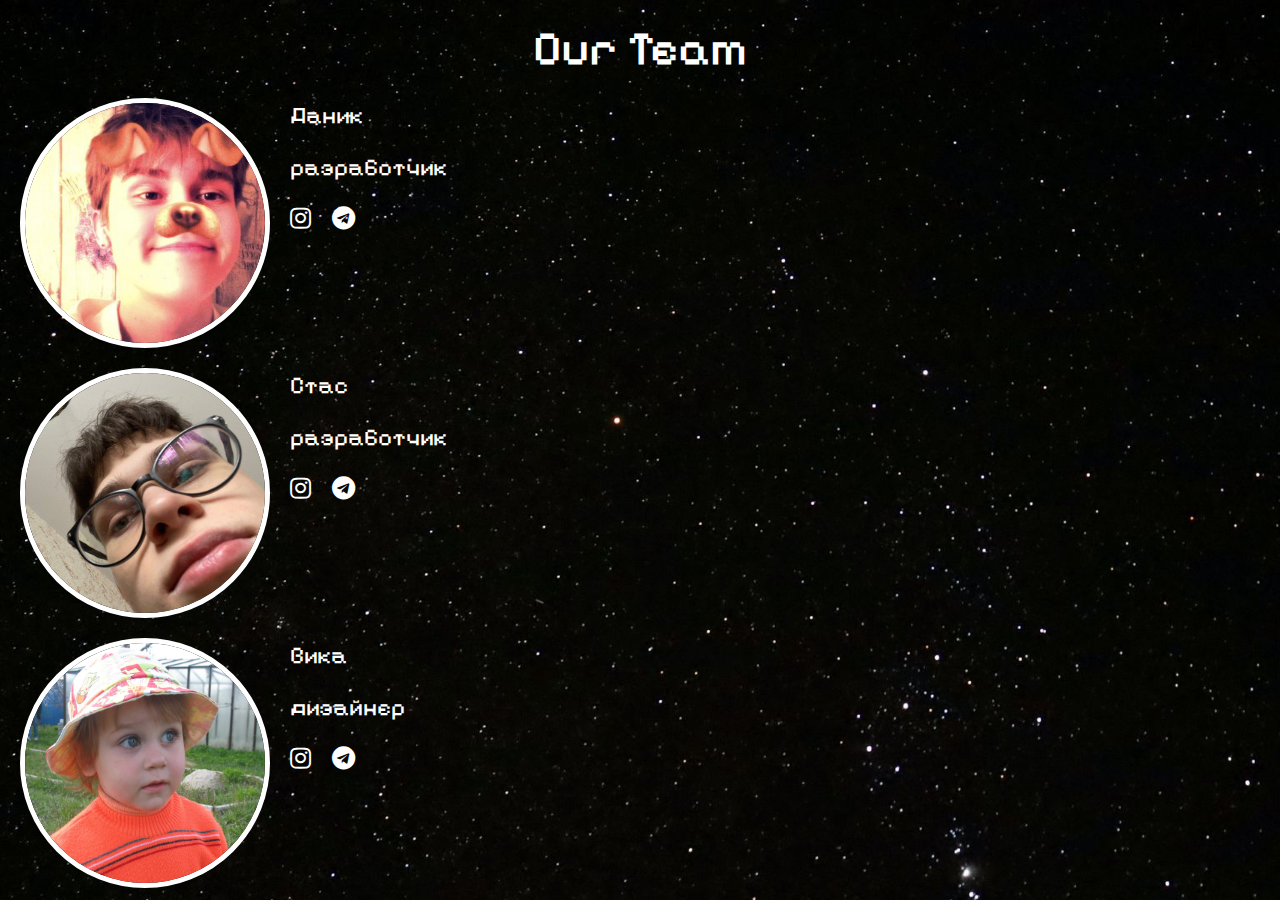
<file: about.html>
<!DOCTYPE html>
<html lang="ru">
<head>
    <meta charset="UTF-8">
    <meta name="viewport" content="width=device-width, initial-scale=1.0">
    <title>Our Team</title>
    <link rel="stylesheet" href="https://stackpath.bootstrapcdn.com/bootstrap/4.5.2/css/bootstrap.min.css">
    <link rel="stylesheet" href="https://cdnjs.cloudflare.com/ajax/libs/font-awesome/5.15.4/css/all.min.css">
    <link href="https://fonts.googleapis.com/css2?family=Pixelify+Sans&display=swap" rel="stylesheet">
    <link rel="stylesheet" href="css/style-about.css">
</head>
<body>
    <div class="contacts-background">
        <h1>Our Team</h1>
        <div class="team-row">
            <div class="team-photo-container">
                <img src="./images/danik.jpeg" alt="Danik">
                <div class="photo-text">
                    <p>Даник</p>
                    <p>разработчик</p>
                    <div class="icon-links">
                        <a href="https://www.instagram.com/dktheshy/" class="text-white mr-3"><i class="fab fa-instagram"></i></a>
                        <a href="https://t.me/dktheshy" class="text-white"><i class="fab fa-telegram"></i></a>
                    </div>
                </div>
            </div>
            <div class="team-photo-container">
                <img src="./images/stas.jpeg" alt="Stas">
                <div class="photo-text">
                    <p>Стас</p>
                    <p>разработчик</p>
                    <div class="icon-links">
                        <a href="https://www.instagram.com/icbvj/" class="text-white mr-3"><i class="fab fa-instagram"></i></a>
                        <a href="https://t.me/silkfinik" class="text-white"><i class="fab fa-telegram"></i></a>
                    </div>
                </div>
            </div>
        </div>
        <div class="team-row">
            <div class="team-photo-container">
                <img src="./images/vika.jpeg" alt="Vika">
                <div class="photo-text">
                    <p>Вика</p>
                    <p>дизайнер</p>
                    <div class="icon-links">
                        <a href="https://www.instagram.com/vv.tori.a/" class="text-white mr-3"><i class="fab fa-instagram"></i></a>
                        <a href="https://t.me/vv_tori_a" class="text-white"><i class="fab fa-telegram"></i></a>
                    </div>
                </div>
            </div>
            <div class="team-photo-container">
                <img src="./images/kirill.jpeg" alt="Kirill">
                <div class="photo-text">
                    <p>Кирилл</p>
                    <p>разработчик</p>
                    <div class="icon-links">
                        <a href="https://www.instagram.com/kirilldrozhzha/" class="text-white mr-3"><i class="fab fa-instagram"></i></a>
                        <a href="https://t.me/Kirofeed" class="text-white"><i class="fab fa-telegram"></i></a>
                    </div>
                </div>
            </div>
        </div>
    </div>
    <script src="https://code.jquery.com/jquery-3.5.1.slim.min.js"></script>
    <script src="https://cdn.jsdelivr.net/npm/@popperjs/core@2.9.2/dist/umd/popper.min.js"></script>
    <script src="https://stackpath.bootstrapcdn.com/bootstrap/4.5.2/js/bootstrap.min.js"></script>
</body>
</html>
</file>
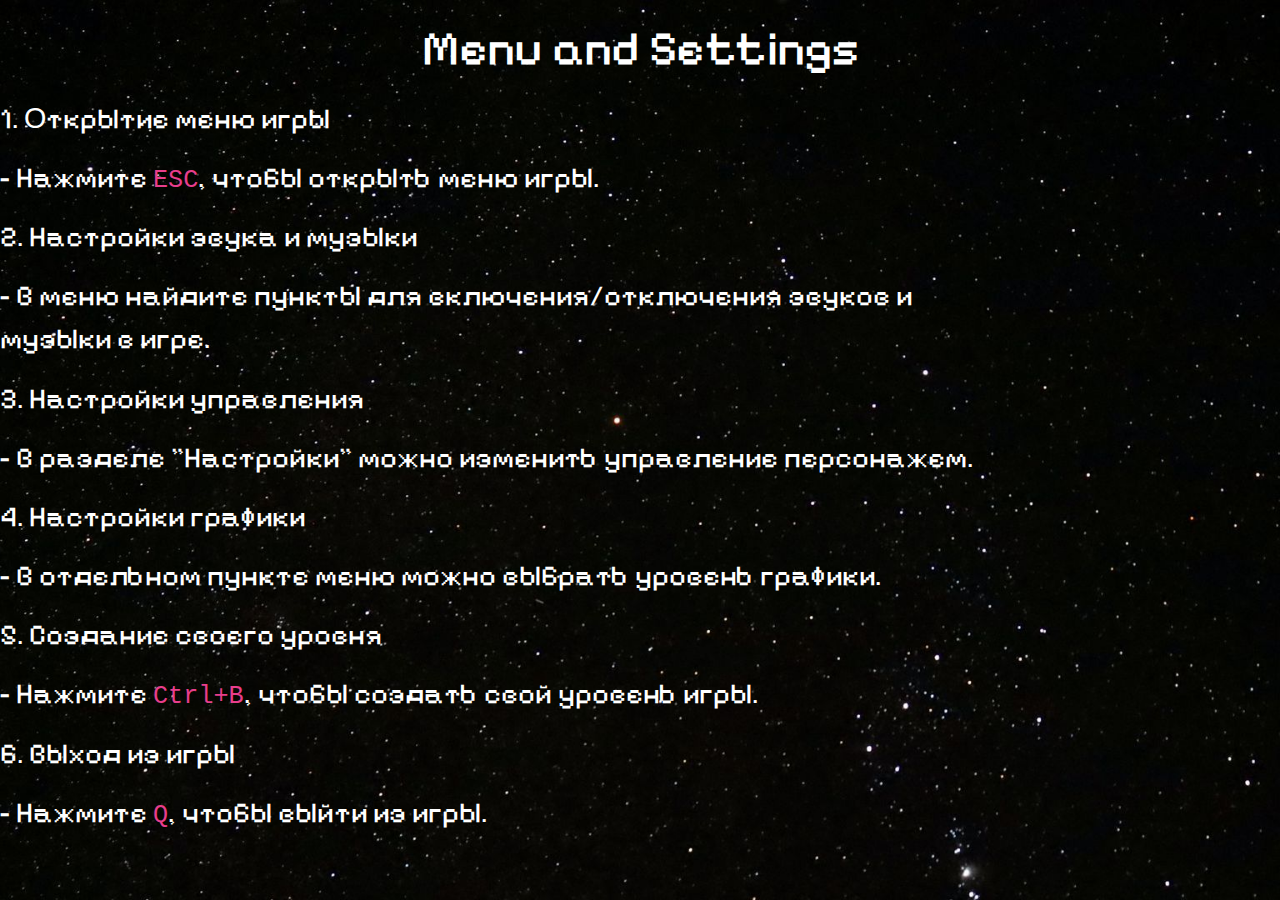
<file: controls.html>
<!DOCTYPE html>
<html lang="ru">
<head>
    <meta charset="UTF-8">
    <meta name="viewport" content="width=device-width, initial-scale=1.0">
    <title>Menu and Settings</title>
    <link rel="stylesheet" href="https://stackpath.bootstrapcdn.com/bootstrap/4.5.2/css/bootstrap.min.css">
    <link rel="stylesheet" href="https://cdnjs.cloudflare.com/ajax/libs/font-awesome/5.15.4/css/all.min.css">
    <link href="https://fonts.googleapis.com/css2?family=Pixelify+Sans&display=swap" rel="stylesheet">
    <link rel="stylesheet" href="css/style-controls.css">
</head>
<body>
    <div class="controls-background">
        <h1>Menu and Settings</h1>
        <div class="content">
            <p>1. Открытие меню игры</p>
            <p>- Нажмите <code>ESC</code>, чтобы открыть меню игры.</p>
            <p>2. Настройки звука и музыки</p>
            <p>- В меню найдите пункты для включения/отключения звуков и музыки в игре.</p>
            <p>3. Настройки управления</p>
            <p>- В разделе "Настройки" можно изменить управление персонажем.</p>
            <p>4. Настройки графики</p>
            <p>- В отдельном пункте меню можно выбрать уровень графики.</p>
            <p>5. Создание своего уровня</p>
            <p>- Нажмите <code>Ctrl+B</code>, чтобы создать свой уровень игры.</p>
            <p>6. Выход из игры</p>
            <p>- Нажмите <code>Q</code>, чтобы выйти из игры.</p>
        </div>
    </div>
</body>
</html>
</file>
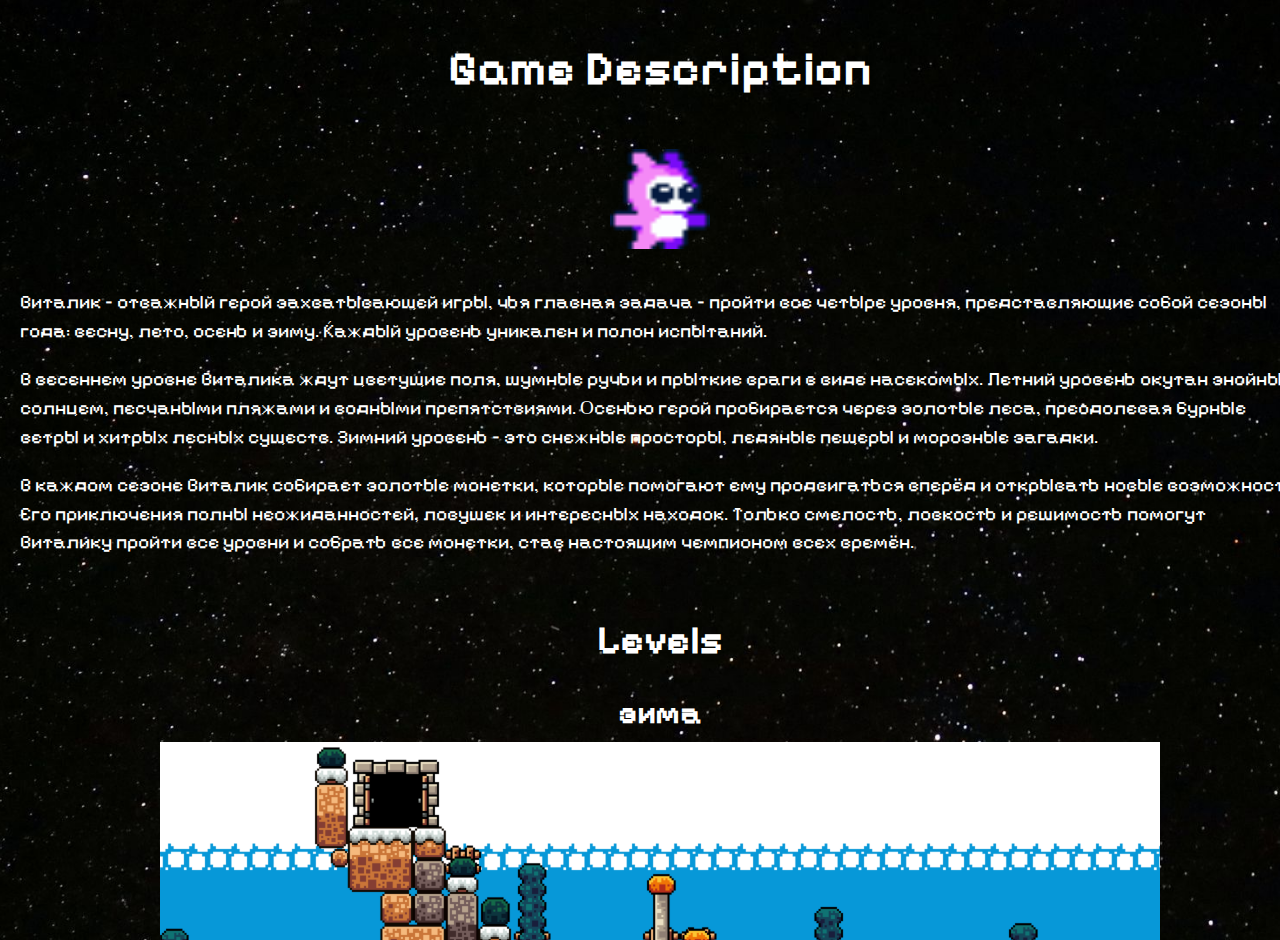
<file: game-description.html>
<!DOCTYPE html>
<html lang="ru">
<head>
    <meta charset="UTF-8">
    <meta name="viewport" content="width=device-width, initial-scale=1.0">
    <title>Game Description</title>
    <link rel="stylesheet" href="https://fonts.googleapis.com/css2?family=Pixelify+Sans&display=swap">
    <link rel="stylesheet" href="css/style-game-description.css">
</head>
<body>
    <div class="game-description-background">
        <h1>Game Description</h1>
        <div class="sprite-container">
            <img id="sprite" src="images/jump_right_01.png" alt="Sprite Animation">
        </div>
        <div class="content">
            <div class="description">
                <p>Виталик – отважный герой захватывающей игры, чья главная задача – пройти все четыре уровня, представляющие собой сезоны года: весну, лето, осень и зиму. Каждый уровень уникален и полон испытаний.</p>
                <p>В весеннем уровне Виталика ждут цветущие поля, шумные ручьи и прыткие враги в виде насекомых. Летний уровень окутан знойным солнцем, песчаными пляжами и водными препятствиями. Осенью герой пробирается через золотые леса, преодолевая бурные ветры и хитрых лесных существ. Зимний уровень – это снежные просторы, ледяные пещеры и морозные загадки.</p>
                <p>В каждом сезоне Виталик собирает золотые монетки, которые помогают ему продвигаться вперёд и открывать новые возможности. Его приключения полны неожиданностей, ловушек и интересных находок. Только смелость, ловкость и решимость помогут Виталику пройти все уровни и собрать все монетки, став настоящим чемпионом всех времён.</p>
            </div>
        </div>
        <h2>Levels</h2>
        <div class="levels">
            <div class="level">
                <h3 id="animated-text">зима</h3>
                <img src="images/winter.png" alt="Winter Level">
            </div>
            <div class="level">
                <h3 id="animated-text">весна</h3>
                <img src="images/spring.png" alt="Spring Level">
            </div>
            <div class="level">
                <h3 id="animated-text">лето</h3>
                <img src="images/summer.png" alt="Summer Level">
            </div>
            <div class="level">
                <h3 id="animated-text">осень</h3>
                <img src="images/autumn.png" alt="Autumn Level">
            </div>
        </div>
    </div>

    <script src="js/sprite.js"></script>
</body>
</html>
</file>
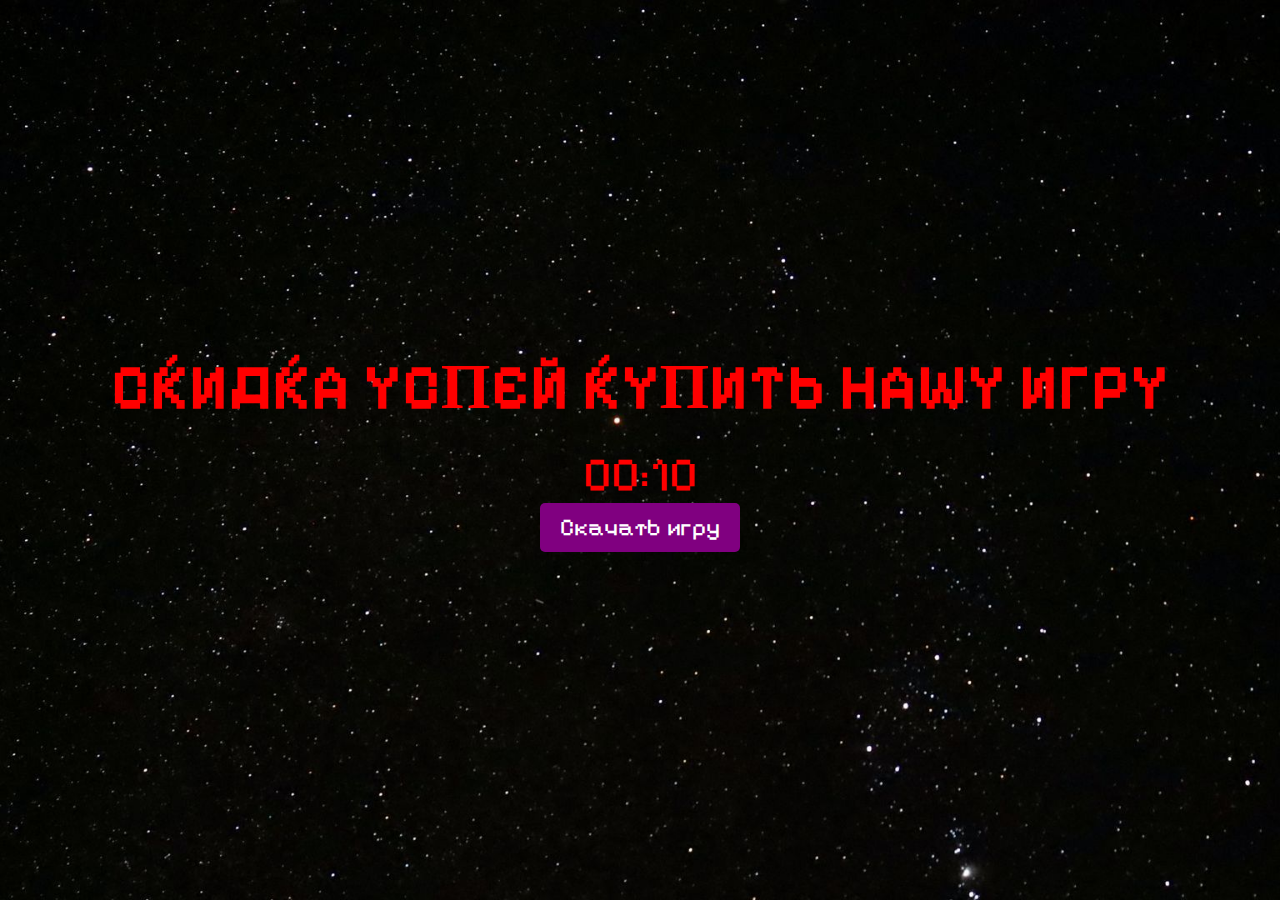
<file: pupupu.html>
<!DOCTYPE html>
<html lang="ru">

<head>
    <meta charset="UTF-8">
    <meta name="viewport" content="width=device-width, initial-scale=1.0">
    <title>Pupupu</title>
    <link rel="stylesheet" href="css/style-pupupu.css">
    <link href="https://fonts.googleapis.com/css2?family=Pixelify+Sans&display=swap" rel="stylesheet">
</head>

<body>
    <div class="background">
        <div class="content">
            <h1>СКИДКА УСПЕЙ КУПИТЬ НАШУ ИГРУ</h1>
            <div id="timer">00:10</div>
            <a href="setup.exe" id="downloadButton" class="button-download" download>Скачать игру</a>
        </div>
    </div>

    <script src="js/timer.js"></script>
</body>

</html>
</file>
<file: css/style-about.css>
body, html {
    margin: 0;
    padding: 0;
    width: 100%;
    height: 100%;
    font-family: 'Arial', sans-serif;
}

.contacts-background {
    position: relative;
    background-image: url('../images/black_back.jpg');
    background-size: cover;
    background-position: center;
    width: 100%;
    height: 100%;
    color: #fff;
    text-align: center;
    overflow-y: auto;
}

.contacts-background h1 {
    font-family: 'Pixelify Sans', cursive;
    font-size: 3rem;
    margin-top: 20px;
    animation: colorChange 5s infinite;
}

.team-photo-container {
    display: flex;
    flex-direction: row;
    align-items: flex-start;
    width: 100%;
    gap: 20px;
    margin-top: 20px; /* Расстояние от верха страницы */
    padding: 0 20px; /* Отступы от краев */
}

.team-photo-container .photo-text {
    flex-grow: 1; /* Занимает все доступное пространство */
    font-family: 'Pixelify Sans', cursive; /* Шрифт Pixelify Sans */
    text-align: left;
    font-size: 1.5rem; 
}

.team-photo-container img {
    width: 250px;
    height: 250px;
    border: 5px solid;
    border-radius: 50%;
    animation: borderColorChange 5s infinite;
}

.team-photo {
    display: flex;
    flex-direction: column;
    align-items: flex-start;
    width: 100%;
    gap: 40px;
    margin-top: 20px; /* Расстояние от верхнего блока */
    padding: 0 20px; /* Отступы от краев */
}

.team-photo img {
    width: 250px;
    height: 250px;
    border: 5px solid;
    border-radius: 50%;
    animation: borderColorChange 5s infinite;
}

/* Анимация переливания границы */
@keyframes borderColorChange {
    0% {
        border-color: red;
    }
    25% {
        border-color: yellow;
    }
    50% {
        border-color: green;
    }
    75% {
        border-color: blue;
    }
    100% {
        border-color: red;
    }
}
</file>
<file: css/style-controls.css>
body, html {
    margin: 0;
    padding: 0;
    width: 100%;
    height: 100%;
    font-family: 'Pixelify Sans', sans-serif;
}

.controls-background {
    position: relative;
    background-image: url('../images/black_back.jpg');
    background-size: cover;
    background-position: center;
    width: 100%;
    height: 100%;
    color: #fff;
    text-align: center;
    overflow-y: auto;
}

.controls-background h1 {
    font-family: 'Pixelify Sans', cursive;
    font-size: 3rem;
    margin-top: 20px;
}

.content {
    width: 80%;
    text-align: left;
    margin-top: 20px;
}

.content p {
    font-size: 1.8rem;
    line-height: 1.5;
}
</file>
<file: css/style-game-description.css>
body, html {
    margin: 0;
    padding: 0;
    width: 100%;
    height: 100%;
    font-family: 'Arial', sans-serif;
}

.game-description-background {
    position: relative;
    background-image: url('../images/black_back.jpg');
    background-size: cover;
    background-position: center;
    width: 100%;
    height: 100%;
    color: #fff;
    text-align: center;
    overflow-y: auto;
    display: flex;
    flex-direction: column;
    align-items: center;
    padding: 20px;
}

.game-description-background h1 {
    font-family: 'Pixelify Sans', cursive;
    font-size: 3rem;
    margin-top: 20px;
}

.sprite-container {
    width: 100px;
    height: 100px;
    margin: 20px 0;
}

.sprite-container img {
    width: 100%;
    height: 100%;
    animation: spriteAnimation 1s steps(4) infinite;
}

.content {
    width: 100%; /* Изменено на 100% */
    padding: 0 20px; /* Отступы для выравнивания текста */
    color: #fff;
    font-family: 'Pixelify Sans';
    font-size: 1.2rem;
    line-height: 1.5;
    text-align: left; /* Текст выравнивается по левому краю */
}

h2 {
    font-family: 'Pixelify Sans', cursive;
    font-size: 2.5rem;
    margin: 40px 0 20px;
}

.levels {
    display: flex;
    flex-direction: column;
    align-items: center;
    gap: 20px;
}

.level {
    text-align: center;
}

.level h3 {
    font-size: 2rem;
    margin: 10px 0;
    font-family: 'Pixelify Sans';
    animation: colorChange 5s infinite;
}

.level img {
    width: 100%;
    max-width: 1000px;
    height: auto;
}

@keyframes spriteAnimation {
    from { background-position: 0 0; }
    to { background-position: -400px 0; }
}

@keyframes colorChange {
    0% { color: #ff0000; }
    25% { color: #00ff00; }
    50% { color: #0000ff; }
    75% { color: #ff00ff; }
    100% { color: #ff0000; }
}
</file>
<file: css/style-pupupu.css>
body, html {
    margin: 0;
    padding: 0;
    width: 100%;
    height: 100%;
    font-family: 'Pixelify Sans', sans-serif;
}

.background {
    position: relative;
    background-image: url('../images/black_back.jpg');
    background-size: cover;
    background-position: center;
    width: 100%;
    height: 100%;
    display: flex;
    justify-content: center;
    align-items: center;
}

.content {
    position: relative;
    z-index: 1;
    text-align: center;
    color: red;
}

h1 {
    font-size: 4rem;
    margin: 0;
    font-family: 'Pixelify Sans', cursive;
}

#timer {
    font-size: 3rem;
    margin-top: 20px;
    animation: blink 1s step-start infinite;
}

@keyframes blink {
    60% {
        opacity: 0;
    }
}

.button-download {
    display: inline-block;
    padding: 10px 20px;
    font-size: 1.5rem;
    color: white;
    background-color: #800080;
    /* Фиолетовый цвет */
    border: none;
    border-radius: 5px;
    text-decoration: none;
    text-align: center;
    transition: background-color 0.3s ease;
    cursor: pointer;
    animation: bgColorChange 5s infinite;
    /* Анимация переливания цвета */
}

.button-download:hover {
    background-color: #4b004b;
    /* Темно-фиолетовый цвет при наведении */
}

@keyframes bgColorChange {
    0% {
        background-color: #ff0000;
    }

    25% {
        background-color: #00ff00;
    }

    50% {
        background-color: #0000ff;
    }

    75% {
        background-color: #ff00ff;
    }

    100% {
        background-color: #ff0000;
    }
}
</file>
